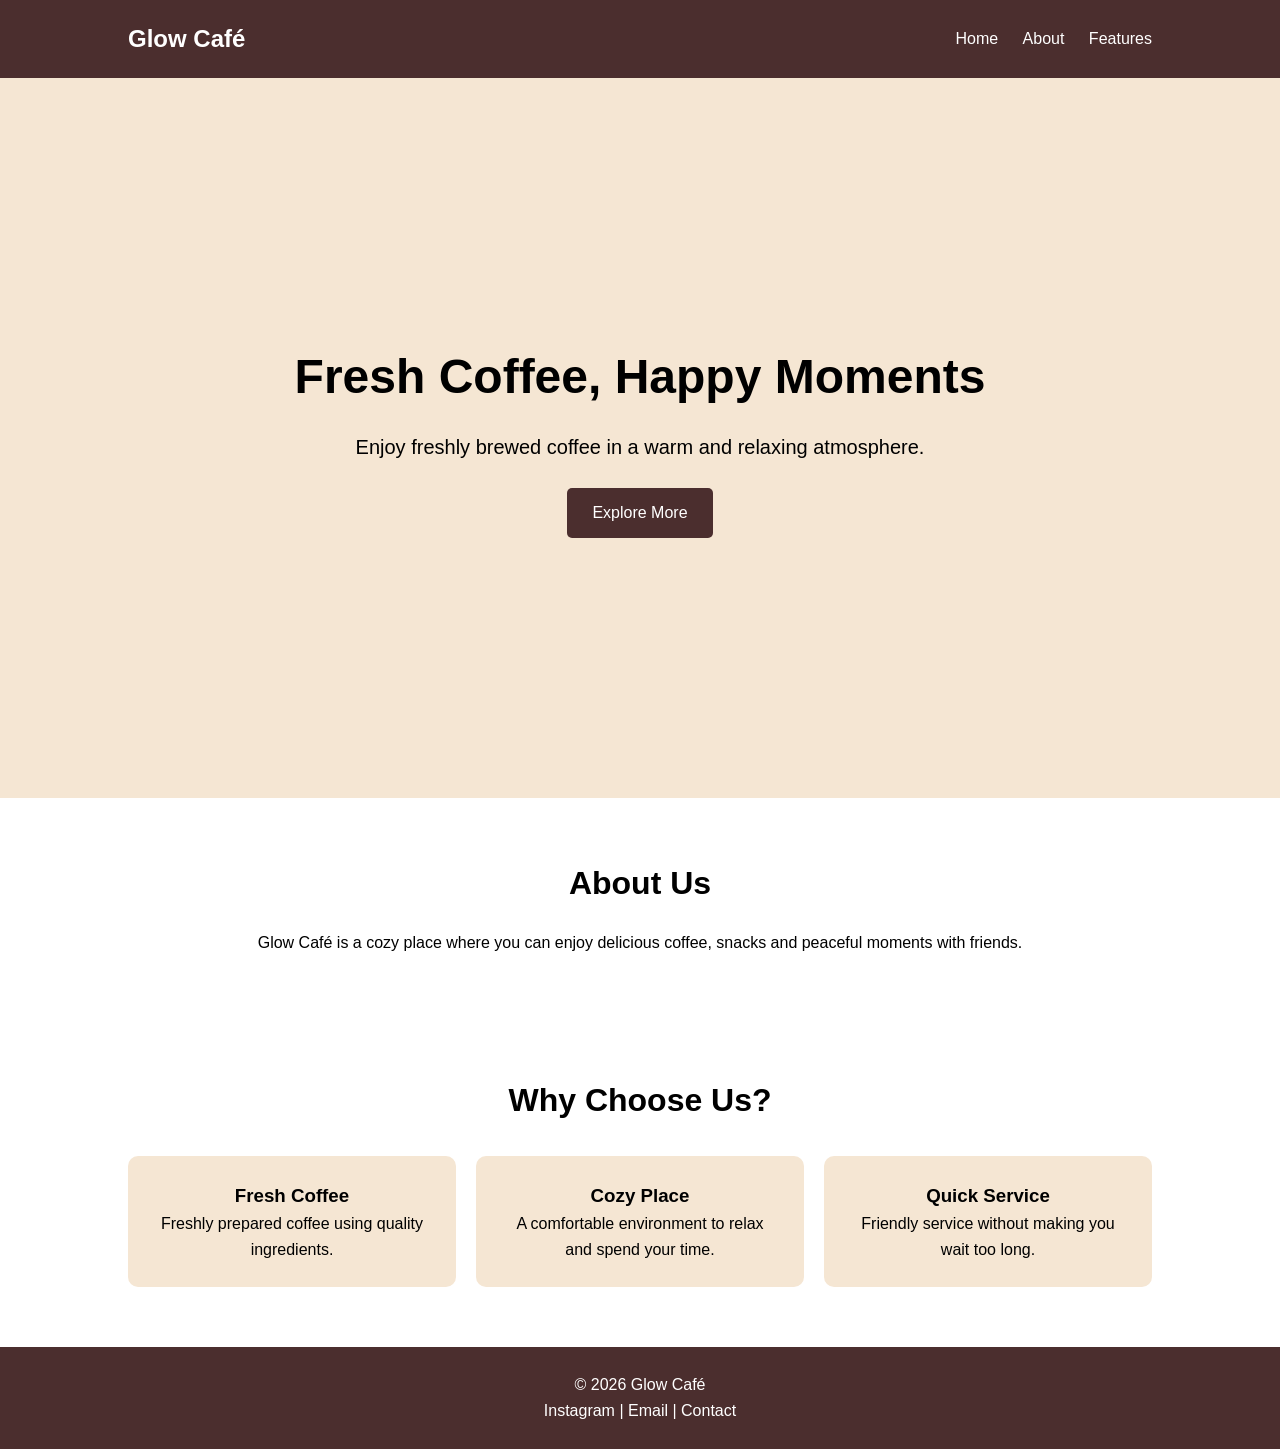
<file: Task1-LandingPage/index.html>
<!DOCTYPE html>
<html lang="en">
<head>
    <meta charset="UTF-8">
    <meta name="viewport" content="width=device-width, initial-scale=1.0">
    <title>Glow Café</title>
    <link rel="stylesheet" href="style.css">
</head>

<body>

<nav>
    <h2>Glow Café</h2>

    <div class="nav-links">
        <a href="#home">Home</a>
        <a href="#about">About</a>
        <a href="#features">Features</a>
    </div>
</nav>

<section class="hero" id="home">
    <h1>Fresh Coffee, Happy Moments</h1>
    <p>Enjoy freshly brewed coffee in a warm and relaxing atmosphere.</p>
    <a href="#about" class="btn">Explore More</a>
</section>

<section class="about" id="about">
    <h2>About Us</h2>
    <p>
        Glow Café is a cozy place where you can enjoy delicious coffee,
        snacks and peaceful moments with friends.
    </p>
</section>

<section class="features" id="features">
    <h2>Why Choose Us?</h2>

    <div class="cards">
        <div class="card">
            <h3>Fresh Coffee</h3>
            <p>Freshly prepared coffee using quality ingredients.</p>
        </div>

        <div class="card">
            <h3>Cozy Place</h3>
            <p>A comfortable environment to relax and spend your time.</p>
        </div>

        <div class="card">
            <h3>Quick Service</h3>
            <p>Friendly service without making you wait too long.</p>
        </div>
    </div>
</section>

<footer>
    <p>© 2026 Glow Café</p>
    <p>Instagram | Email | Contact</p>
</footer>

</body>
</html>
</file>
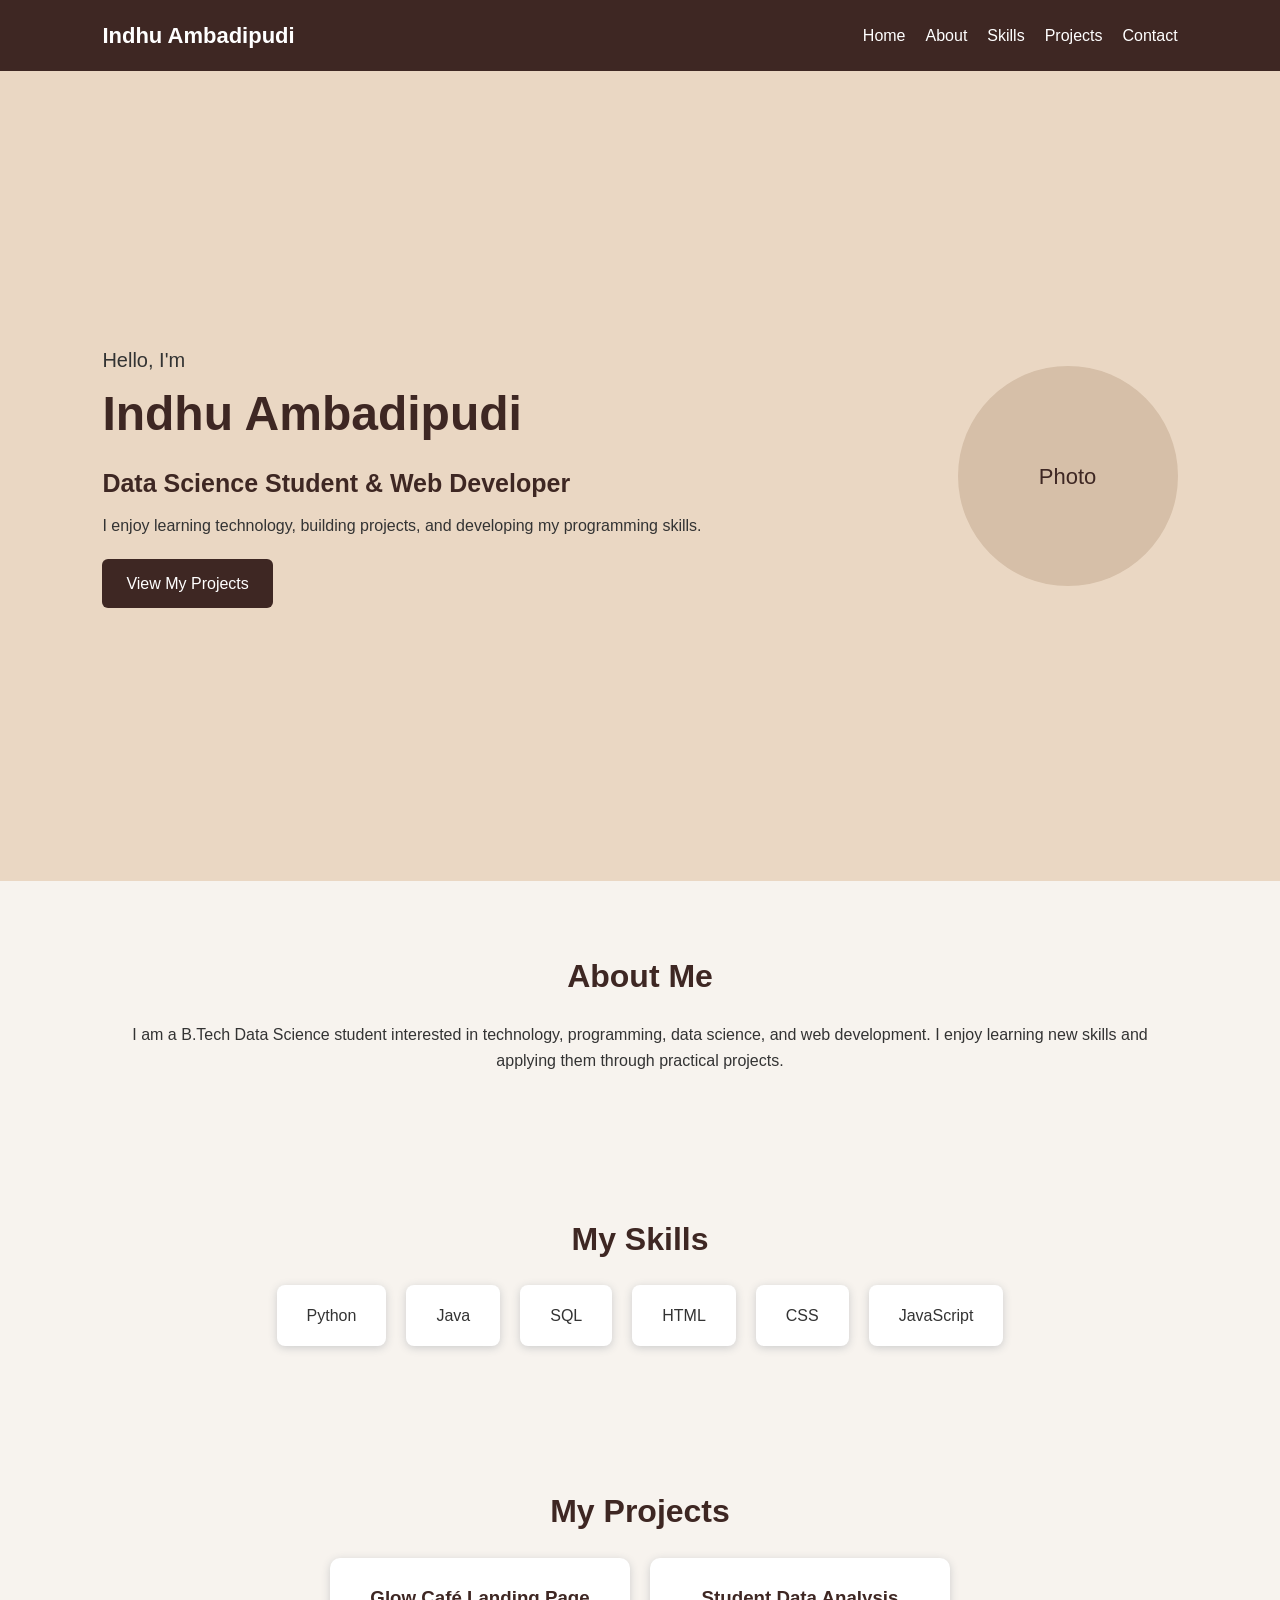
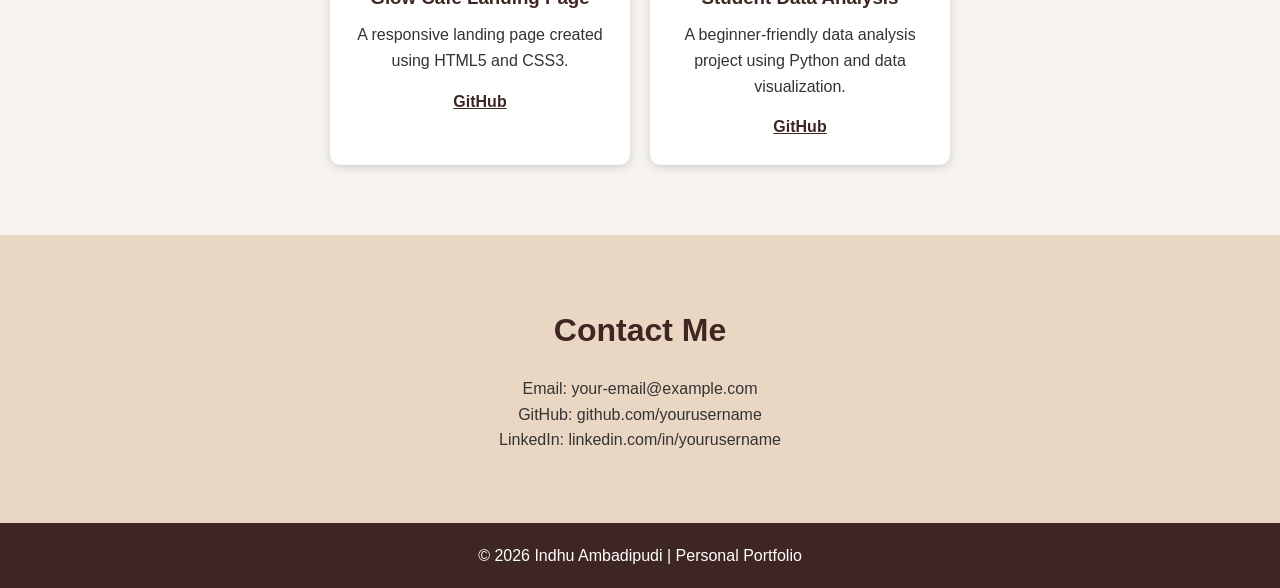
<file: Task2-PersonalPortfolio/index.html>
<!DOCTYPE html>
<html lang="en">
<head>
    <meta charset="UTF-8">
    <meta name="viewport" content="width=device-width, initial-scale=1.0">
    <title>Indhu Ambadipudi - Portfolio</title>
    <link rel="stylesheet" href="style.css">
</head>

<body>

    <nav>
        <h2>Indhu Ambadipudi</h2>
        <div class="nav-links">
            <a href="#home">Home</a>
            <a href="#about">About</a>
            <a href="#skills">Skills</a>
            <a href="#projects">Projects</a>
            <a href="#contact">Contact</a>
        </div>
    </nav>

    <section id="home" class="hero">
        <div>
            <p class="intro">Hello, I'm</p>
            <h1>Indhu Ambadipudi</h1>
            <h2>Data Science Student & Web Developer</h2>
            <p>I enjoy learning technology, building projects, and developing my programming skills.</p>
            <a href="#projects" class="button">View My Projects</a>
        </div>

        <div class="profile-placeholder">
            <span>Photo</span>
        </div>
    </section>

    <section id="about">
        <h2>About Me</h2>
        <p>
            I am a B.Tech Data Science student interested in technology,
            programming, data science, and web development. I enjoy learning
            new skills and applying them through practical projects.
        </p>
    </section>

    <section id="skills">
        <h2>My Skills</h2>

        <div class="skills-grid">
            <div>Python</div>
            <div>Java</div>
            <div>SQL</div>
            <div>HTML</div>
            <div>CSS</div>
            <div>JavaScript</div>
        </div>
    </section>

    <section id="projects">
        <h2>My Projects</h2>

        <div class="projects-grid">

            <div class="project-card">
                <h3>Glow Café Landing Page</h3>
                <p>A responsive landing page created using HTML5 and CSS3.</p>
                <a href="#" class="project-link">GitHub</a>
            </div>

            <div class="project-card">
                <h3>Student Data Analysis</h3>
                <p>A beginner-friendly data analysis project using Python and data visualization.</p>
                <a href="#" class="project-link">GitHub</a>
            </div>

        </div>
    </section>

    <section id="contact">
        <h2>Contact Me</h2>
        <p>Email: your-email@example.com</p>
        <p>GitHub: github.com/yourusername</p>
        <p>LinkedIn: linkedin.com/in/yourusername</p>
    </section>

    <footer>
        <p>© 2026 Indhu Ambadipudi | Personal Portfolio</p>
    </footer>

</body>
</html>
</file>
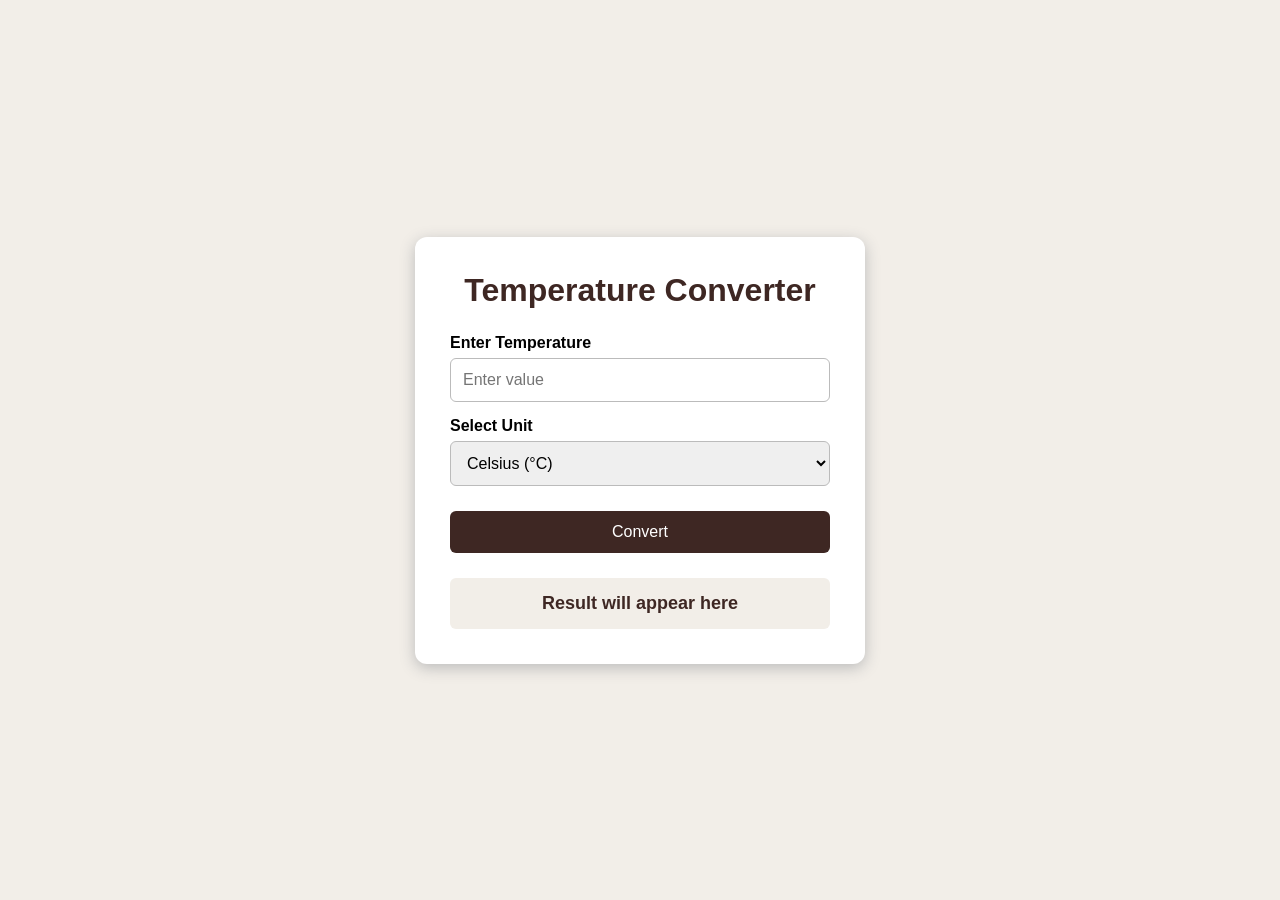
<file: Task3-TemperatureConverter/index.html>
<!DOCTYPE html>
<html lang="en">
<head>
    <meta charset="UTF-8">
    <meta name="viewport" content="width=device-width, initial-scale=1.0">
    <title>Temperature Converter</title>
    <link rel="stylesheet" href="style.css">
</head>

<body>

    <div class="container">
        <h1>Temperature Converter</h1>

        <label for="temperature">Enter Temperature</label>
        <input type="number" id="temperature" placeholder="Enter value">

        <label for="unit">Select Unit</label>
        <select id="unit">
            <option value="C">Celsius (°C)</option>
            <option value="F">Fahrenheit (°F)</option>
            <option value="K">Kelvin (K)</option>
        </select>

        <button onclick="convertTemperature()">Convert</button>

        <div id="result">Result will appear here</div>
    </div>

    <script src="script.js"></script>

</body>
</html>
</file>
<file: Task1-LandingPage/style.css>
* {
    margin: 0;
    padding: 0;
    box-sizing: border-box;
}

body {
    font-family: Arial, sans-serif;
    line-height: 1.6;
}

nav {
    display: flex;
    justify-content: space-between;
    align-items: center;
    padding: 20px 10%;
    background-color: #4b2e2e;
    color: white;
    position: sticky;
    top: 0;
}

.nav-links a {
    color: white;
    text-decoration: none;
    margin-left: 20px;
}

.hero {
    min-height: 80vh;
    display: flex;
    flex-direction: column;
    justify-content: center;
    align-items: center;
    text-align: center;
    padding: 40px;
    background-color: #f5e6d3;
}

.hero h1 {
    font-size: 48px;
    margin-bottom: 15px;
}

.hero p {
    font-size: 20px;
    margin-bottom: 25px;
}

.btn {
    text-decoration: none;
    background-color: #4b2e2e;
    color: white;
    padding: 12px 25px;
    border-radius: 5px;
}

.about,
.features {
    padding: 60px 10%;
    text-align: center;
}

.about h2,
.features h2 {
    font-size: 32px;
    margin-bottom: 20px;
}

.cards {
    display: flex;
    gap: 20px;
    justify-content: center;
    margin-top: 30px;
}

.card {
    padding: 25px;
    background-color: #f5e6d3;
    border-radius: 10px;
    flex: 1;
}

footer {
    text-align: center;
    background-color: #4b2e2e;
    color: white;
    padding: 25px;
}

@media (max-width: 768px) {

    nav {
        flex-direction: column;
    }

    .nav-links {
        margin-top: 10px;
    }

    .hero h1 {
        font-size: 34px;
    }

    .cards {
        flex-direction: column;
    }
}
</file>
<file: Task2-PersonalPortfolio/style.css>
* {
    margin: 0;
    padding: 0;
    box-sizing: border-box;
}

html {
    scroll-behavior: smooth;
}

body {
    font-family: Arial, sans-serif;
    line-height: 1.6;
    color: #333;
    background: #f7f3ee;
}

nav {
    position: sticky;
    top: 0;
    z-index: 1000;
    background: #3e2723;
    color: white;
    padding: 18px 8%;
    display: flex;
    justify-content: space-between;
    align-items: center;
}

nav h2 {
    font-size: 22px;
}

.nav-links {
    display: flex;
    gap: 20px;
}

.nav-links a {
    color: white;
    text-decoration: none;
}

.nav-links a:hover {
    text-decoration: underline;
}

section {
    padding: 70px 8%;
    text-align: center;
}

.hero {
    min-height: 90vh;
    display: flex;
    justify-content: space-between;
    align-items: center;
    gap: 40px;
    text-align: left;
    background: #ead7c3;
}

.hero h1 {
    font-size: 48px;
    color: #3e2723;
}

.hero h2 {
    font-size: 25px;
    margin: 10px 0;
}

.intro {
    font-size: 20px;
}

.button {
    display: inline-block;
    margin-top: 20px;
    padding: 12px 24px;
    background: #3e2723;
    color: white;
    text-decoration: none;
    border-radius: 6px;
}

.profile-placeholder {
    width: 220px;
    height: 220px;
    border-radius: 50%;
    background: #d6bfa8;
    display: flex;
    justify-content: center;
    align-items: center;
    font-size: 22px;
    color: #3e2723;
    flex-shrink: 0;
}

section h2 {
    font-size: 32px;
    color: #3e2723;
    margin-bottom: 20px;
}

.skills-grid,
.projects-grid {
    display: flex;
    justify-content: center;
    gap: 20px;
    flex-wrap: wrap;
}

.skills-grid div {
    background: white;
    padding: 18px 30px;
    border-radius: 8px;
    box-shadow: 0 2px 8px #ccc;
}

.project-card {
    background: white;
    padding: 25px;
    width: 300px;
    border-radius: 10px;
    box-shadow: 0 2px 8px #ccc;
}

.project-card h3 {
    color: #3e2723;
    margin-bottom: 10px;
}

.project-link {
    display: inline-block;
    margin-top: 15px;
    color: #3e2723;
    font-weight: bold;
}

#contact {
    background: #ead7c3;
}

footer {
    background: #3e2723;
    color: white;
    text-align: center;
    padding: 20px;
}

@media (max-width: 768px) {

    nav {
        flex-direction: column;
        gap: 12px;
    }

    .nav-links {
        flex-wrap: wrap;
        justify-content: center;
    }

    .hero {
        flex-direction: column;
        text-align: center;
        padding-top: 50px;
    }

    .hero h1 {
        font-size: 36px;
    }

    .hero h2 {
        font-size: 20px;
    }

    .profile-placeholder {
        width: 180px;
        height: 180px;
    }
}
</file>
<file: Task3-TemperatureConverter/style.css>
* {
    margin: 0;
    padding: 0;
    box-sizing: border-box;
}

body {
    font-family: Arial, sans-serif;
    background: #f2eee8;
    min-height: 100vh;
    display: flex;
    justify-content: center;
    align-items: center;
}

.container {
    width: 90%;
    max-width: 450px;
    background: white;
    padding: 35px;
    border-radius: 12px;
    box-shadow: 0 4px 15px #bbb;
    text-align: center;
}

h1 {
    color: #3e2723;
    margin-bottom: 25px;
}

label {
    display: block;
    text-align: left;
    margin-top: 15px;
    margin-bottom: 6px;
    font-weight: bold;
}

input,
select {
    width: 100%;
    padding: 12px;
    border: 1px solid #bbb;
    border-radius: 6px;
    font-size: 16px;
}

button {
    width: 100%;
    margin-top: 25px;
    padding: 12px;
    background: #3e2723;
    color: white;
    border: none;
    border-radius: 6px;
    font-size: 16px;
    cursor: pointer;
}

button:hover {
    opacity: 0.85;
}

#result {
    margin-top: 25px;
    padding: 15px;
    background: #f2eee8;
    border-radius: 6px;
    font-size: 18px;
    font-weight: bold;
    color: #3e2723;
}
</file>
